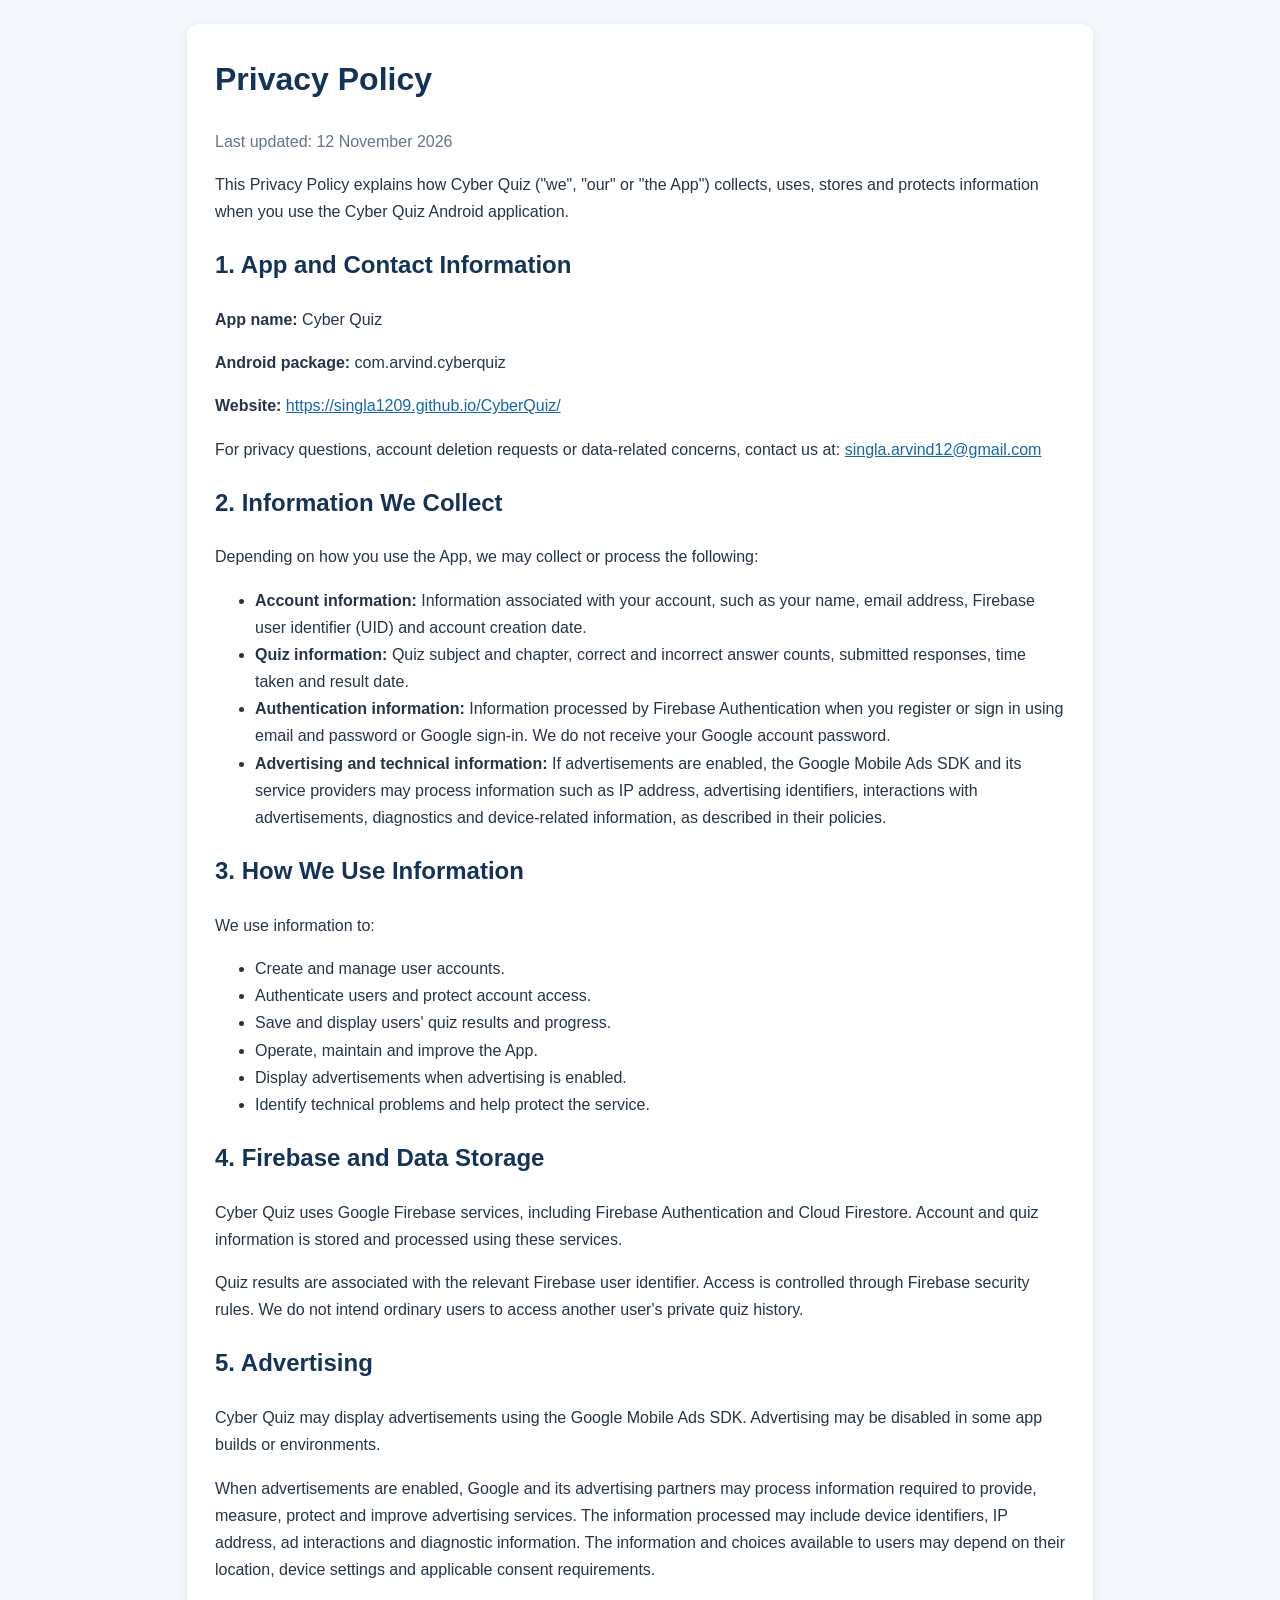
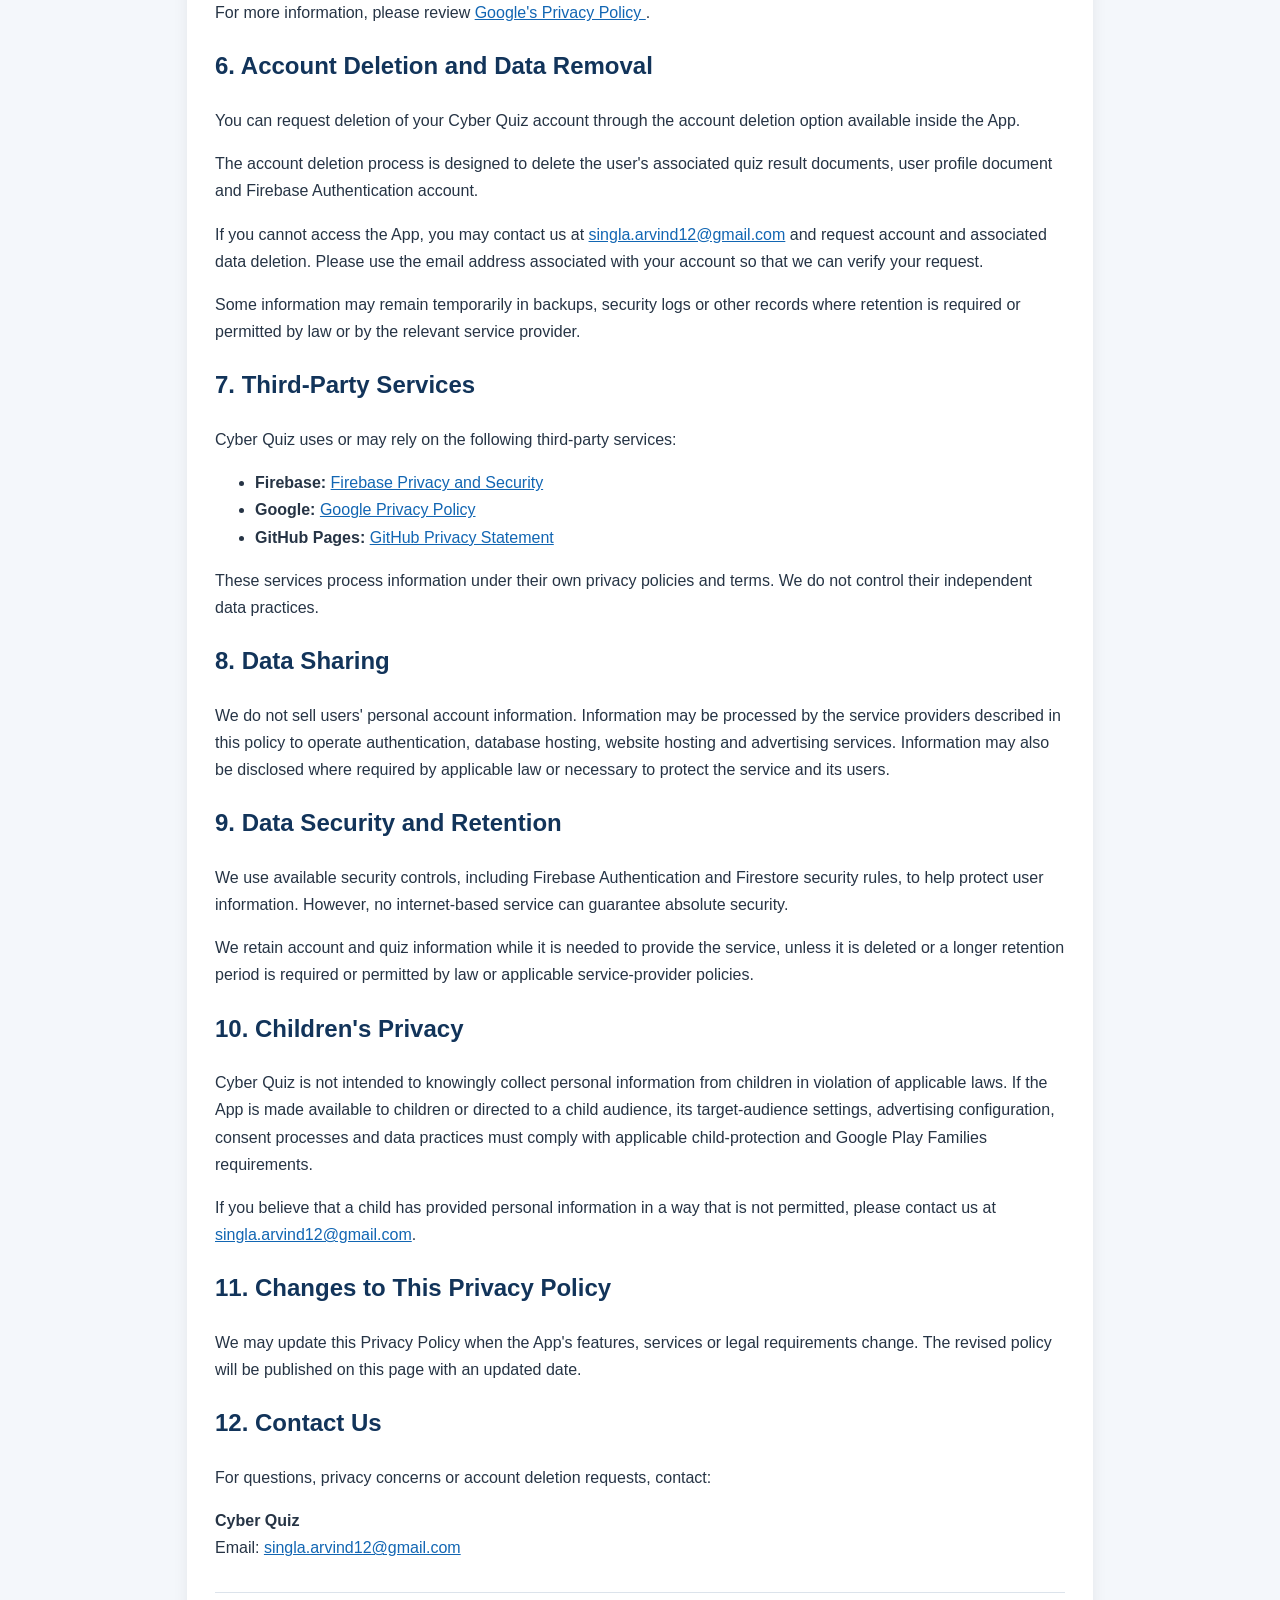
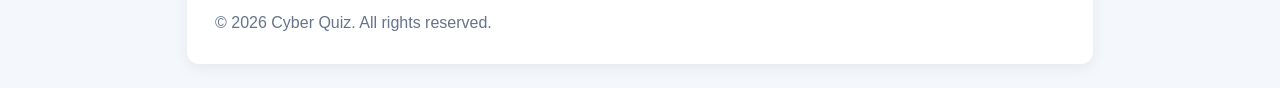
<file: privacy-policy.html>
<!DOCTYPE html>
<html lang="en">
<head>
  <meta charset="UTF-8">
  <meta name="viewport" content="width=device-width, initial-scale=1.0">
  <meta name="description" content="Privacy Policy for the Cyber Quiz Android application.">
  <title>Privacy Policy - Cyber Quiz</title>
  <style>
    body {
      font-family: Arial, sans-serif;
      line-height: 1.7;
      color: #263445;
      background: #f4f7fb;
      margin: 0;
      padding: 24px 14px;
    }
    main {
      max-width: 850px;
      margin: auto;
      padding: 28px;
      background: #ffffff;
      border-radius: 12px;
      box-shadow: 0 3px 15px rgba(0,0,0,0.07);
    }
    h1, h2 { color: #12345a; }
    h1 { margin-top: 0; }
    a { color: #1266b3; overflow-wrap: anywhere; }
    .updated { color: #64748b; }
    footer {
      margin-top: 30px;
      padding-top: 16px;
      border-top: 1px solid #dce3eb;
      color: #64748b;
    }
  </style>
</head>
<body>
<main>
  <h1>Privacy Policy</h1>
  <p class="updated">Last updated: 12 November 2026</p>

  <p>
    This Privacy Policy explains how Cyber Quiz ("we", "our" or "the App")
    collects, uses, stores and protects information when you use the Cyber Quiz
    Android application.
  </p>

  <h2>1. App and Contact Information</h2>
  <p><strong>App name:</strong> Cyber Quiz</p>
  <p><strong>Android package:</strong> com.arvind.cyberquiz</p>
  <p><strong>Website:</strong>
    <a href="https://singla1209.github.io/CyberQuiz/">
      https://singla1209.github.io/CyberQuiz/
    </a>
  </p>
  <p>
    For privacy questions, account deletion requests or data-related concerns,
    contact us at:
    <a href="mailto:singla.arvind12@gmail.com">singla.arvind12@gmail.com</a>
  </p>

  <h2>2. Information We Collect</h2>
  <p>Depending on how you use the App, we may collect or process the following:</p>
  <ul>
    <li>
      <strong>Account information:</strong> Information associated with your
      account, such as your name, email address, Firebase user identifier
      (UID) and account creation date.
    </li>
    <li>
      <strong>Quiz information:</strong> Quiz subject and chapter, correct and
      incorrect answer counts, submitted responses, time taken and result date.
    </li>
    <li>
      <strong>Authentication information:</strong> Information processed by
      Firebase Authentication when you register or sign in using email and
      password or Google sign-in. We do not receive your Google account
      password.
    </li>
    <li>
      <strong>Advertising and technical information:</strong> If advertisements
      are enabled, the Google Mobile Ads SDK and its service providers may
      process information such as IP address, advertising identifiers,
      interactions with advertisements, diagnostics and device-related
      information, as described in their policies.
    </li>
  </ul>

  <h2>3. How We Use Information</h2>
  <p>We use information to:</p>
  <ul>
    <li>Create and manage user accounts.</li>
    <li>Authenticate users and protect account access.</li>
    <li>Save and display users' quiz results and progress.</li>
    <li>Operate, maintain and improve the App.</li>
    <li>Display advertisements when advertising is enabled.</li>
    <li>Identify technical problems and help protect the service.</li>
  </ul>

  <h2>4. Firebase and Data Storage</h2>
  <p>
    Cyber Quiz uses Google Firebase services, including Firebase Authentication
    and Cloud Firestore. Account and quiz information is stored and processed
    using these services.
  </p>
  <p>
    Quiz results are associated with the relevant Firebase user identifier.
    Access is controlled through Firebase security rules. We do not intend
    ordinary users to access another user's private quiz history.
  </p>

  <h2>5. Advertising</h2>
  <p>
    Cyber Quiz may display advertisements using the Google Mobile Ads SDK.
    Advertising may be disabled in some app builds or environments.
  </p>
  <p>
    When advertisements are enabled, Google and its advertising partners may
    process information required to provide, measure, protect and improve
    advertising services. The information processed may include device
    identifiers, IP address, ad interactions and diagnostic information.
    The information and choices available to users may depend on their
    location, device settings and applicable consent requirements.
  </p>
  <p>
    For more information, please review
    <a href="https://policies.google.com/privacy" target="_blank" rel="noopener">
      Google's Privacy Policy
    </a>.
  </p>

  <h2>6. Account Deletion and Data Removal</h2>
  <p>
    You can request deletion of your Cyber Quiz account through the account
    deletion option available inside the App.
  </p>
  <p>
    The account deletion process is designed to delete the user's associated
    quiz result documents, user profile document and Firebase Authentication
    account.
  </p>
  <p>
    If you cannot access the App, you may contact us at
    <a href="mailto:singla.arvind12@gmail.com">singla.arvind12@gmail.com</a>
    and request account and associated data deletion. Please use the email
    address associated with your account so that we can verify your request.
  </p>
  <p>
    Some information may remain temporarily in backups, security logs or other
    records where retention is required or permitted by law or by the relevant
    service provider.
  </p>

  <h2>7. Third-Party Services</h2>
  <p>Cyber Quiz uses or may rely on the following third-party services:</p>
  <ul>
    <li>
      <strong>Firebase:</strong>
      <a href="https://firebase.google.com/support/privacy" target="_blank" rel="noopener">
        Firebase Privacy and Security
      </a>
    </li>
    <li>
      <strong>Google:</strong>
      <a href="https://policies.google.com/privacy" target="_blank" rel="noopener">
        Google Privacy Policy
      </a>
    </li>
    <li>
      <strong>GitHub Pages:</strong>
      <a href="https://docs.github.com/en/site-policy/privacy-policies/github-privacy-statement"
         target="_blank" rel="noopener">
        GitHub Privacy Statement
      </a>
    </li>
  </ul>
  <p>
    These services process information under their own privacy policies and
    terms. We do not control their independent data practices.
  </p>

  <h2>8. Data Sharing</h2>
  <p>
    We do not sell users' personal account information. Information may be
    processed by the service providers described in this policy to operate
    authentication, database hosting, website hosting and advertising services.
    Information may also be disclosed where required by applicable law or
    necessary to protect the service and its users.
  </p>

  <h2>9. Data Security and Retention</h2>
  <p>
    We use available security controls, including Firebase Authentication
    and Firestore security rules, to help protect user information.
    However, no internet-based service can guarantee absolute security.
  </p>
  <p>
    We retain account and quiz information while it is needed to provide the
    service, unless it is deleted or a longer retention period is required
    or permitted by law or applicable service-provider policies.
  </p>

  <h2>10. Children's Privacy</h2>
  <p>
    Cyber Quiz is not intended to knowingly collect personal information from
    children in violation of applicable laws. If the App is made available to
    children or directed to a child audience, its target-audience settings,
    advertising configuration, consent processes and data practices must
    comply with applicable child-protection and Google Play Families
    requirements.
  </p>
  <p>
    If you believe that a child has provided personal information in a way
    that is not permitted, please contact us at
    <a href="mailto:singla.arvind12@gmail.com">singla.arvind12@gmail.com</a>.
  </p>

  <h2>11. Changes to This Privacy Policy</h2>
  <p>
    We may update this Privacy Policy when the App's features, services or
    legal requirements change. The revised policy will be published on this
    page with an updated date.
  </p>

  <h2>12. Contact Us</h2>
  <p>
    For questions, privacy concerns or account deletion requests, contact:
  </p>
  <p>
    <strong>Cyber Quiz</strong><br>
    Email:
    <a href="mailto:singla.arvind12@gmail.com">singla.arvind12@gmail.com</a>
  </p>

  <footer>
    &copy; 2026 Cyber Quiz. All rights reserved.
  </footer>
</main>
</body>
</html>
</file>
